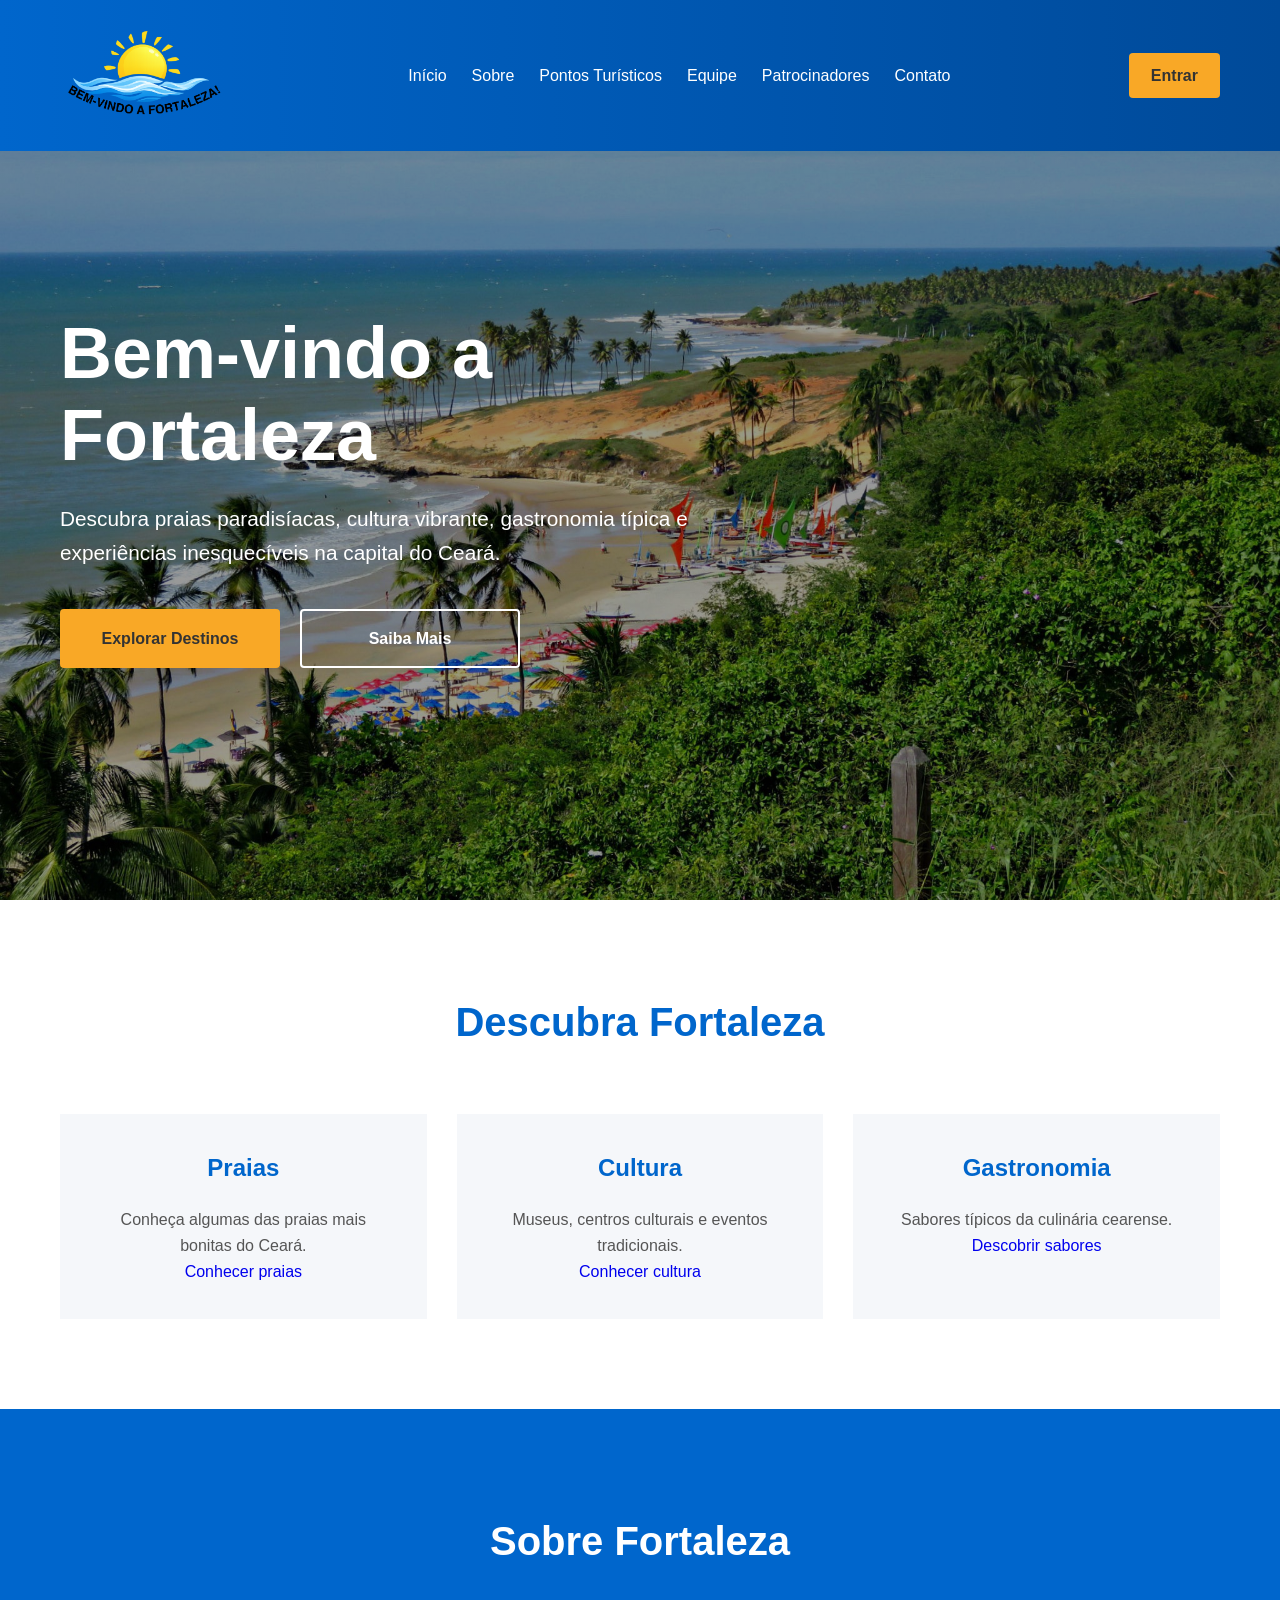
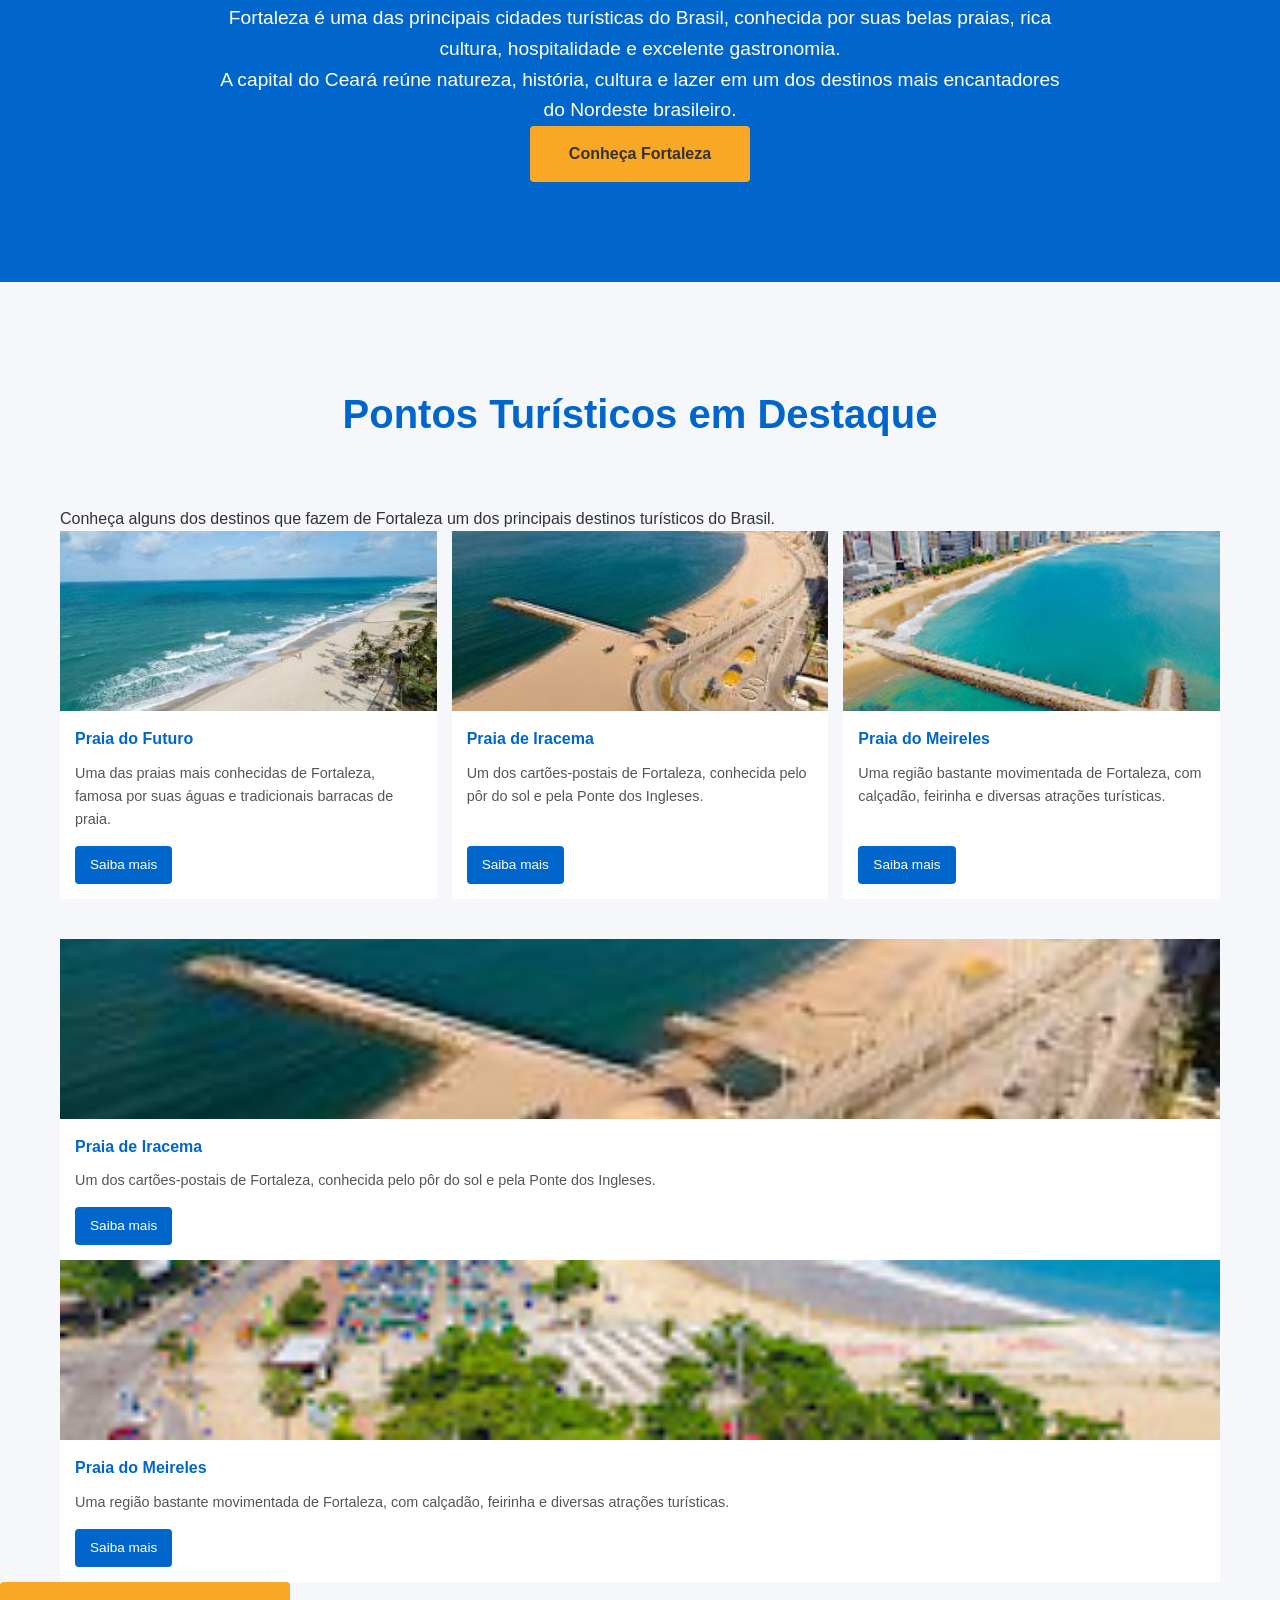
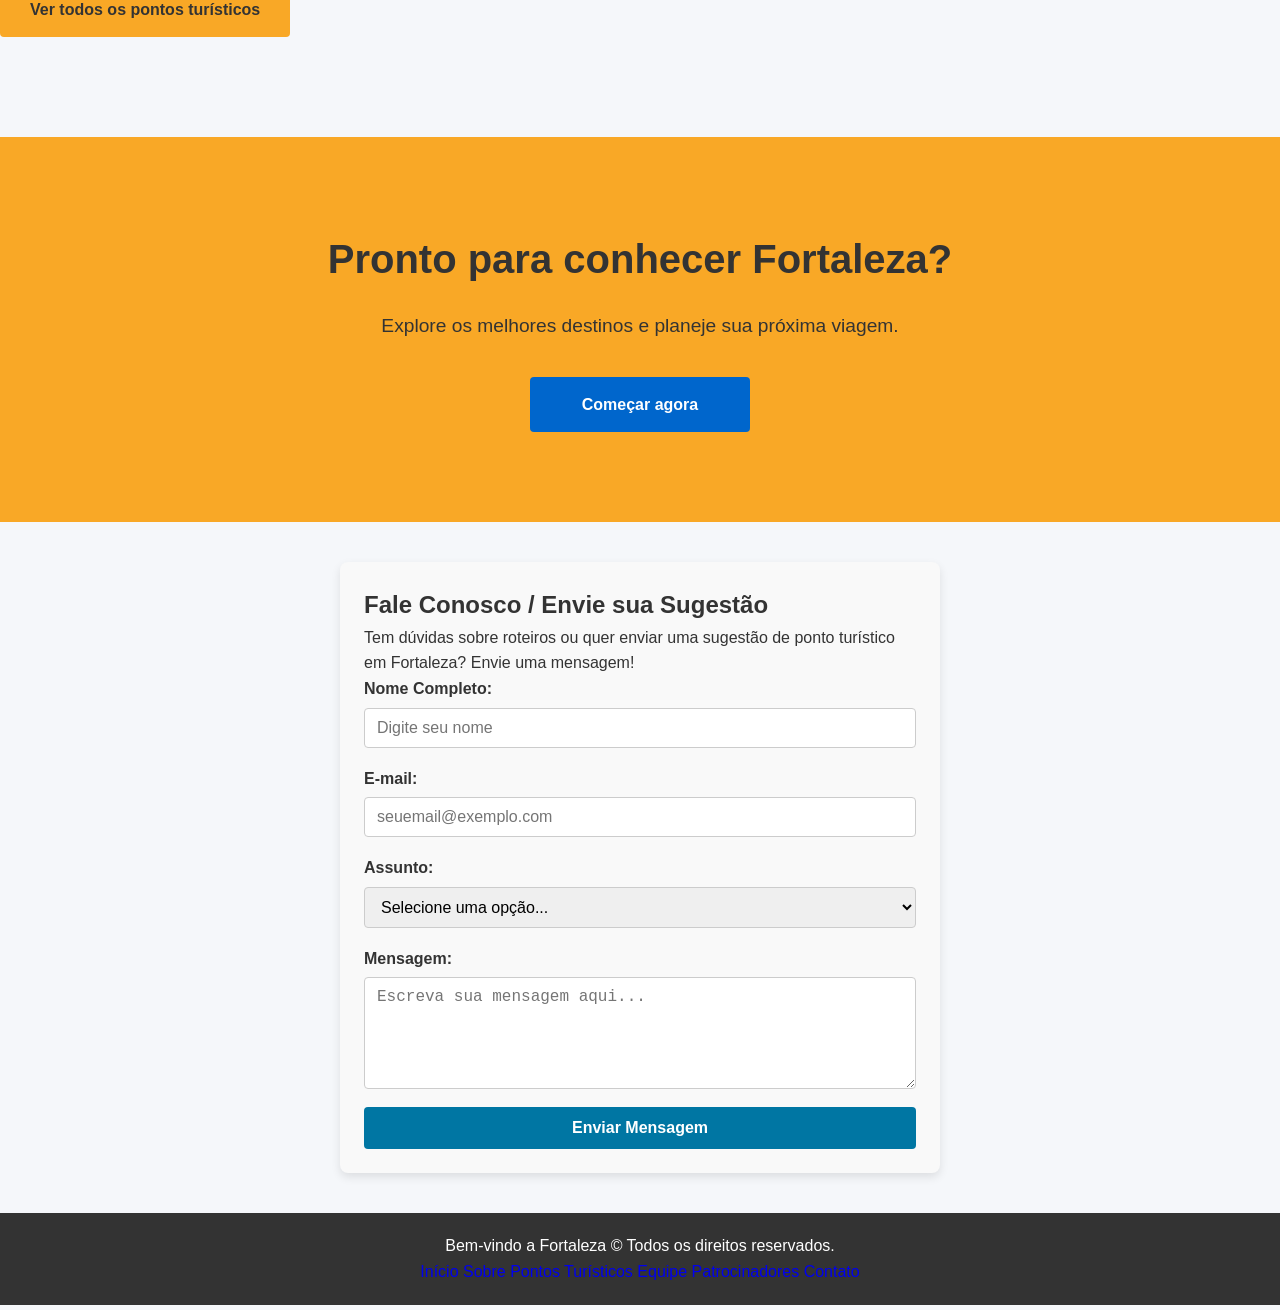
<file: index.html>
<!DOCTYPE html>
<html lang="pt-BR">

<head>

  <meta charset="UTF-8">

  <meta
    name="viewport"
    content="width=device-width, initial-scale=1.0"
  >

  <meta
    name="description"
    content="Bem-vindo a Fortaleza. Descubra praias, cultura, gastronomia e os principais pontos turísticos da capital do Ceará."
  >

  <meta
    name="author"
    content="Bem-vindo a Fortaleza"
  >

  <title>Bem-vindo a Fortaleza</title>

  <!-- ==============================
       CSS PRINCIPAL
  =============================== -->

  <link
    rel="stylesheet"
    href="css/style.css"
  >

</head>


<body>


  <!-- ==============================
       CABEÇALHO
  =============================== -->

  <header class="header">

    <div class="container">


      <!-- LOGO -->

      <a href="index.html" class="logo">
    <img src="img/logo inicial.png" alt="Bem-vindo a Fortaleza">
      </a>


      <!-- MENU -->

      <nav
        class="menu-desktop"
        aria-label="Menu principal"
      >

        <ul>

          <li>
            <a href="index.html">
              Início
            </a>
          </li>

          <li>
            <a href="sobre.html">
              Sobre
            </a>
          </li>

          <li>
            <a href="pontos-turisticos.html">
              Pontos Turísticos
            </a>
          </li>

          <li>
            <a href="equipe.html">
              Equipe
            </a>
          </li>

          <li>
            <a href="patrocinadores.html">
              Patrocinadores
            </a>
          </li>

          <li>
            <a href="contato.html">
              Contato
            </a>
          </li>

        </ul>

      </nav>


      <!-- BOTÃO LOGIN -->

      <a
        href="login.html"
        class="btn-login"
      >
        Entrar
      </a>


    </div>

  </header>



  <!-- ==============================
       CONTEÚDO PRINCIPAL
  =============================== -->

  <main>


    <!-- ==============================
         SEÇÃO HERO
    =============================== -->

    <section
      id="inicio"
      class="hero"
    >

      <div class="hero-overlay"></div>


      <div class="container">

        <div class="hero-content">


          <h1>
            Bem-vindo a Fortaleza
          </h1>


          <p>
            Descubra praias paradisíacas,
            cultura vibrante, gastronomia típica
            e experiências inesquecíveis na
            capital do Ceará.
          </p>


          <div class="hero-buttons">


            <!-- BOTÃO EXPLORAR DESTINOS -->

            <a
              href="#pontos-turisticos"
              class="btn-primary"
            >
              Explorar Destinos
            </a>


            <!-- BOTÃO SAIBA MAIS -->

            <a
              href="#sobre"
              class="btn-secondary"
            >
              Saiba Mais
            </a>


          </div>


        </div>

      </div>

    </section>



    <!-- ==============================
         DESTAQUES
    =============================== -->

    <section class="destaques">

      <div class="container">


        <h2>
          Descubra Fortaleza
        </h2>


        <div class="cards">


          <!-- PRAIAS -->

          <article class="card">

            <h3>
              Praias
            </h3>

            <p>
              Conheça algumas das praias
              mais bonitas do Ceará.
            </p>

            <a
              href="pontos-turisticos.html"
              class="card-link"
            >
              Conhecer praias
            </a>

          </article>


          <!-- CULTURA -->

          <article class="card">

            <h3>
              Cultura
            </h3>

            <p>
              Museus, centros culturais e
              eventos tradicionais.
            </p>

            <a
              href="pontos-turisticos.html"
              class="card-link"
            >
              Conhecer cultura
            </a>

          </article>


          <!-- GASTRONOMIA -->

          <article class="card">

            <h3>
              Gastronomia
            </h3>

            <p>
              Sabores típicos da culinária
              cearense.
            </p>

            <a
              href="pontos-turisticos.html"
              class="card-link"
            >
              Descobrir sabores
            </a>

          </article>


        </div>

      </div>

    </section>



    <!-- ==============================
         SOBRE FORTALEZA
    =============================== -->

    <section
      id="sobre"
      class="sobre-resumo"
    >

      <div class="container">


        <h2>
          Sobre Fortaleza
        </h2>


        <p>
          Fortaleza é uma das principais
          cidades turísticas do Brasil,
          conhecida por suas belas praias,
          rica cultura, hospitalidade e
          excelente gastronomia.
        </p>


        <p>
          A capital do Ceará reúne
          natureza, história, cultura e
          lazer em um dos destinos mais
          encantadores do Nordeste brasileiro.
        </p>


        <a
          href="sobre.html"
          class="btn-primary"
        >
          Conheça Fortaleza
        </a>


      </div>

    </section>



    <!-- ==============================
         PONTOS TURÍSTICOS
    =============================== -->

    <section
      id="pontos-turisticos"
      class="pontos-destaque"
    >

      <div class="container">


        <h2>
          Pontos Turísticos em Destaque
        </h2>


        <p class="section-description">
          Conheça alguns dos destinos que
          fazem de Fortaleza um dos principais
          destinos turísticos do Brasil.
        </p>



        <!-- ==========================
             GRID DE PONTOS
        =========================== -->

        <div class="grid-pontos">

  <!-- PRAIA DO FUTURO -->
  <article class="card-ponto">

    <img
      src="img/pontos-tur/praias/praia-futuro1.jpeg"
      alt="Praia do Futuro em Fortaleza"
    >

    <div class="card-conteudo">

      <h3>Praia do Futuro</h3>

      <p>
        Uma das praias mais conhecidas de Fortaleza,
        famosa por suas águas e tradicionais
        barracas de praia.
      </p>

      <a href="pontos-turisticos.html">
        Saiba mais
      </a>

    </div>

  </article>


  <!-- PRAIA DE IRACEMA -->
  <article class="card-ponto">

    <img
      src="img/pontos-tur/praias/praia-iracema1.jpeg"
      alt="Praia de Iracema em Fortaleza"
    >

    <div class="card-conteudo">

      <h3>Praia de Iracema</h3>

      <p>
        Um dos cartões-postais de Fortaleza,
        conhecida pelo pôr do sol e pela
        Ponte dos Ingleses.
      </p>

      <a href="pontos-turisticos.html">
        Saiba mais
      </a>

    </div>

  </article>


  <!-- PRAIA DO MEIRELES -->
  <article class="card-ponto">

    <img
      src="img/pontos-tur/praias/praia-meireles1.jpeg"
      alt="Praia do Meireles em Fortaleza"
    >

    <div class="card-conteudo">

      <h3>Praia do Meireles</h3>

      <p>
        Uma região bastante movimentada de Fortaleza,
        com calçadão, feirinha e diversas atrações
        turísticas.
      </p>

      <a href="pontos-turisticos.html">
        Saiba mais
      </a>

    </div>

  </article>

</div>


          <!-- ==========================
               PRAIA DE IRACEMA
          =========================== -->

          <article class="card-ponto">


            <img
              src="img/pontos-tur/praias/praia-iracema1.jpeg"
              alt="Praia de Iracema em Fortaleza"
              loading="lazy"
            >


            <div class="card-conteudo">


              <h3>
                Praia de Iracema
              </h3>


              <p>
                Um dos cartões-postais de
                Fortaleza, conhecida pelo
                pôr do sol e pela Ponte dos
                Ingleses.
              </p>


              <a
                href="pontos-turisticos.html"
                class="card-link"
              >
                Saiba mais
              </a>


            </div>


          </article>



          <!-- ==========================
               PRAIA DO MEIRELES
          =========================== -->

          <article class="card-ponto">


            <img
              src="img/pontos-tur/praias/praia-meireles2.jpeg"
              alt="Praia do Meireles em Fortaleza"
              loading="lazy"
            >


            <div class="card-conteudo">


              <h3>
                Praia do Meireles
              </h3>


              <p>
                Uma região bastante movimentada
                de Fortaleza, com calçadão,
                feirinha e diversas atrações
                turísticas.
              </p>


              <a
                href="pontos-turisticos.html"
                class="card-link"
              >
                Saiba mais
              </a>


            </div>


          </article>


        </div>



        <!-- BOTÃO TODOS OS PONTOS -->

        <div class="ver-mais">


          <a
            href="pontos-turisticos.html"
            class="btn-primary"
          >
            Ver todos os pontos turísticos
          </a>


        </div>


      </div>

    </section>



    <!-- ==============================
         CHAMADA PARA AÇÃO
    =============================== -->

    <section class="cta">

      <div class="container">


        <h2>
          Pronto para conhecer Fortaleza?
        </h2>


        <p>
          Explore os melhores destinos e
          planeje sua próxima viagem.
        </p>


        <a
          href="pontos-turisticos.html"
          class="btn-primary"
        >
          Começar agora
        </a>


      </div>

    </section>

    <section class="contato-container">
      <h2>Fale Conosco / Envie sua Sugestão</h2>
      <p>Tem dúvidas sobre roteiros ou quer enviar uma sugestão de ponto turístico em Fortaleza? Envie uma mensagem!</p>

  <form id="formContato" novalidate>
    <!-- Área de Feedback para mensagens de sucesso/erro -->
    <div id="mensagemFeedback" class="feedback-msg" aria-live="polite"></div>

    <div class="form-group">
      <label for="nome">Nome Completo:</label>
      <input type="text" id="nome" name="nome" placeholder="Digite seu nome">
    </div>

    <div class="form-group">
      <label for="email">E-mail:</label>
      <input type="email" id="email" name="email" placeholder="seuemail@exemplo.com">
    </div>

    <div class="form-group">
      <label for="assunto">Assunto:</label>
      <select id="assunto" name="assunto">
        <option value="">Selecione uma opção...</option>
        <option value="sugestao">Sugestão de Ponto Turístico</option>
        <option value="duvida">Dúvida sobre Roteiros</option>
        <option value="parceria">Parceria/Patrocínio</option>
        <option value="outro">Outro</option>
      </select>
    </div>

    <div class="form-group">
      <label for="mensagem">Mensagem:</label>
      <textarea id="mensagem" name="mensagem" rows="5" placeholder="Escreva sua mensagem aqui..."></textarea>
    </div>

    <button type="submit" class="btn-enviar">Enviar Mensagem</button>
  </form>

</section>

  </main>



  <!-- ==============================
       RODAPÉ
  =============================== -->

  <footer>

    <div class="container">


      <p>
        Bem-vindo a Fortaleza &copy;
        Todos os direitos reservados.
      </p>


      <nav
        class="footer-menu"
        aria-label="Menu do rodapé"
      >

        <a href="index.html">
          Início
        </a>

        <a href="sobre.html">
          Sobre
        </a>

        <a href="pontos-turisticos.html">
          Pontos Turísticos
        </a>

        <a href="equipe.html">
          Equipe
        </a>

        <a href="patrocinadores.html">
          Patrocinadores
        </a>

        <a href="contato.html">
          Contato
        </a>

      </nav>


    </div>

  </footer>



  <!-- ==============================
       JAVASCRIPT
  =============================== -->

  <script src="js/main.js"></script>


</body>

</html>
</file>
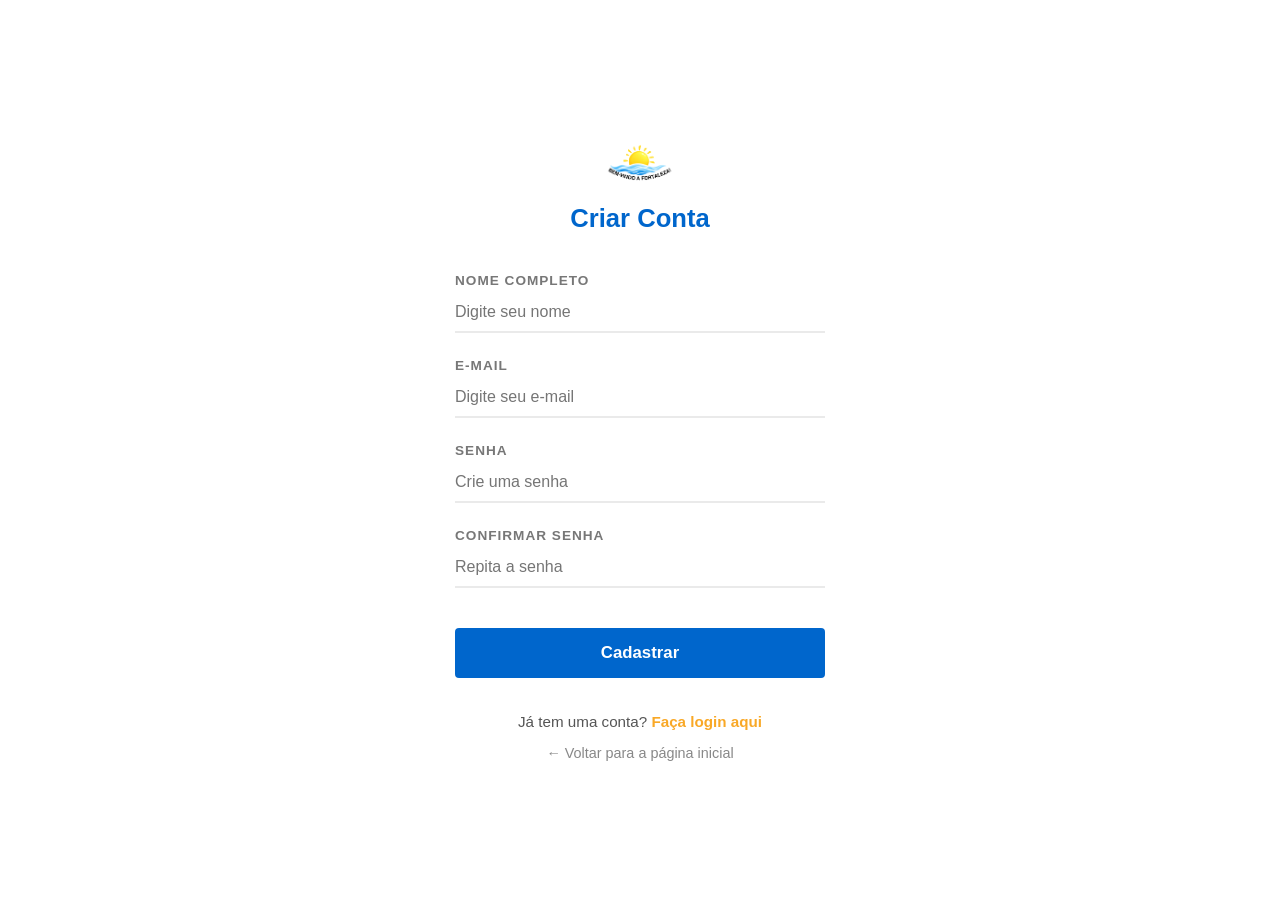
<file: cadastro.html>
<!DOCTYPE html>
<html lang="pt-br">
<head>
    <meta charset="UTF-8">
    <meta name="viewport" content="width=device-width, initial-scale=1.0">
    <title>Cadastro - Bem-vindo a Fortaleza</title>
    <link rel="stylesheet" href="css/style-cadastro.css">
</head>
<body>
    <main class="cadastro-container">
        <div class="cadastro-box">
            <div class="logo-cadastro">
                <img src="img/logo inicial.png" alt="Logo Bem-vindo a Fortaleza" class="img-logo-cadastro">
                <h2>Criar Conta</h2>
            </div>
            
            <form action="#" method="POST" class="cadastro-form">
                <div class="input-group">
                    <label for="nome">Nome Completo</label>
                    <input type="text" id="nome" name="nome" required placeholder="Digite seu nome">
                </div>

                <div class="input-group">
                    <label for="email">E-mail</label>
                    <input type="email" id="email" name="email" required placeholder="Digite seu e-mail">
                </div>
                
                <div class="input-group">
                    <label for="senha">Senha</label>
                    <input type="password" id="senha" name="senha" required placeholder="Crie uma senha">
                </div>

                <div class="input-group">
                    <label for="confirma-senha">Confirmar Senha</label>
                    <input type="password" id="confirma-senha" name="confirma-senha" required placeholder="Repita a senha">
                </div>
                
                <button type="submit" class="btn-cadastrar">Cadastrar</button>
            </form>
            
            <div class="cadastro-footer">
                <p>Já tem uma conta? <a href="login.html" class="link-login">Faça login aqui</a></p>
                <a href="index.html" class="link-voltar">← Voltar para a página inicial</a>
            </div>
        </div>
    </main>
</body>
</html>
</file>
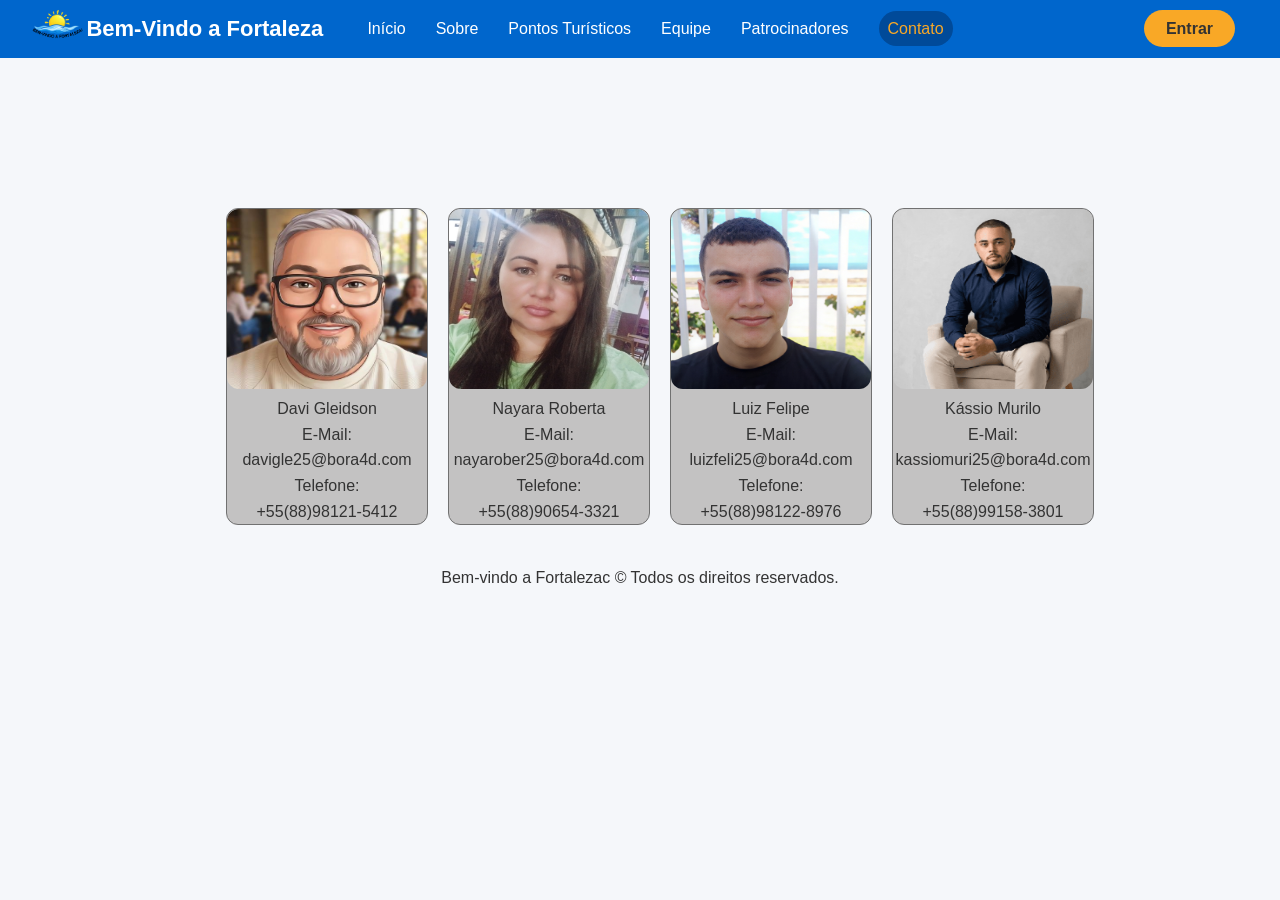
<file: contato.html>
<!DOCTYPE html>
<html lang="pt-br">
<head>
    <meta charset="UTF-8">
    <meta name="viewport" content="width=device-width, initial-scale=1.0">
    <link rel="stylesheet" href="css/style-contato.css">
    <title>Contato</title>
</head>
<body>
    <header>
      <div class="caixa-logo">
        <div class="caixa-img-logo"> 
          <img src="img/logo inicial.png" alt="" class="img-logo">
        </div>
        <div class="caixa-span-logo">
          <span> Bem-Vindo a Fortaleza </span>
        </div>
      </div>
        <div class="caixa-lista-menu">
          <ul class="lista-menu">
            <li>
              <div class="caixa-menu-inicio">
                <a href="index.html">Início</a>
              </div>
            </li>
            <li>
              <div class="caixa-menu-sobre">
                <a href="sobre.html">Sobre</a>
              </div>
            </li>
            <li>
              <div class="caixa-menu-pontos-tur">
                <a href="pontos-turisticos.html">Pontos Turísticos</a>
              </div>
            </li>
            <li>
              <div class="caixa-menu-equipe">
                <a href="equipe.html">Equipe</a>
              </div>
            </li>
            <li>
              <div class="caixa-menu-patrocinadores">
                <a href="patrocinadores.html">Patrocinadores</a>
              </div>
            </li>
            <li>
              <div class="caixa-menu-contato">
                <a href="contato.html">Contato</a>
              </div>
            </li>
          </ul>
        </div>
        <div class="caixa-entrar">
          <a href="login.html" target="_blank" rel="noopener noreferrer" class="link-entrar">Entrar</a>
        </div>
    </header>
    <main>
      <section>
          <div class="caixa-contato">
            <ul class="lista-contato">
              <li>
                <div class="davi">
                      <div class="li-davi">
                        <img src="img/equipe/imgdavi.jpeg" alt="" class="img-davi">
                        <span>Davi Gleidson<br></span>
                        <span>E-Mail: <br>davigle25@bora4d.com<br></span>  
                        <span>Telefone: <br>+55(88)98121-5412</span>
                      </div>
                </div>
              </li>
              <li>
                <div class="nayara">
                      <div class="li-nayara">
                        <img src="img/equipe/imgNay.png" alt="" class="img-nayara">
                        <span>Nayara Roberta<br></span> 
                        <span>E-Mail: <br>nayarober25@bora4d.com<br></span>
                        <span>Telefone: <br>+55(88)90654-3321</span>
                      </div>
                </div>
              </li>
              <li>
                <div class="luiz">
                      <img src="img/equipe/imgLuiz.webp" alt="" class="img-luiz">
                      <span>Luiz Felipe <br></span>
                      <span>E-Mail: <br>luizfeli25@bora4d.com <br></span>
                      <span>Telefone: <br>+55(88)98122-8976</span>
                </div>
              </li>
              <li>
                <div class="kassio">
                      <img src="img/equipe/imgKassio.png" alt="" class="img-kassio">
                      <span>Kássio Murilo <br></span>
                      <span>E-Mail: <br>kassiomuri25@bora4d.com <br></span>
                      <span>Telefone: <br>+55(88)99158-3801</span>
                </div>
              </li>
            </ul>
          </div>
      </section>
    </main>
      <footer>
        <span> Bem-vindo a Fortalezac &copy; Todos os direitos reservados. </span>
      </footer>
</body>
</html>
</file>
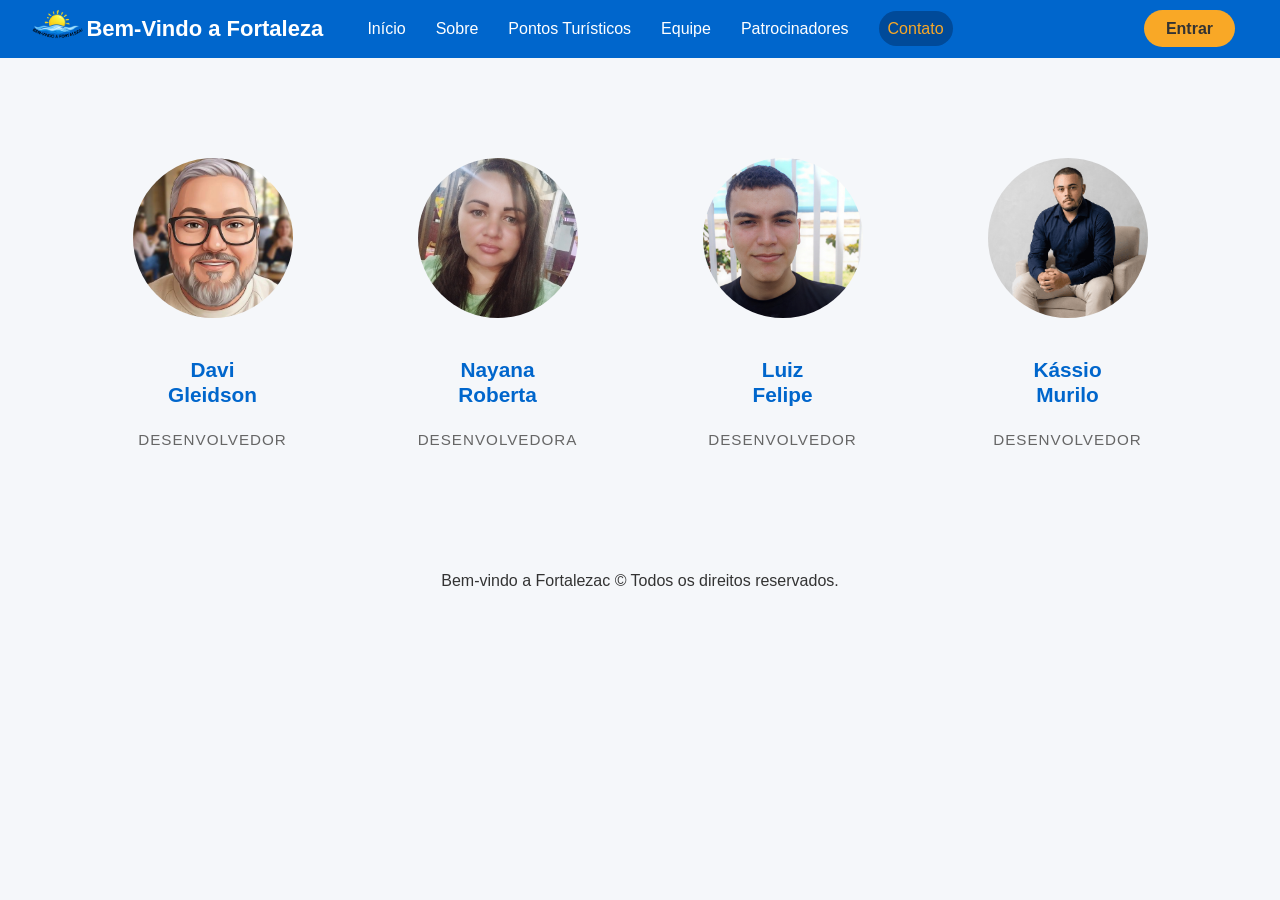
<file: equipe.html>
<!DOCTYPE html>
<html lang="pt-br">
<head>
    <meta charset="UTF-8">
    <meta name="viewport" content="width=device-width, initial-scale=1.0">
    <link rel="stylesheet" href="css/style-equipe.css">
    <title>Equipe</title>
</head>
<body>
    <header>
      <div class="caixa-logo">
        <div class="caixa-img-logo"> 
          <img src="img/logo inicial.png" alt="" class="img-logo">
        </div>
        <div class="caixa-span-logo">
          <span> Bem-Vindo a Fortaleza </span>
        </div>
      </div>
        <div class="caixa-lista-menu">
          <ul class="lista-menu">
            <li>
              <div class="caixa-menu-inicio">
                <a href="index.html">Início</a>
              </div>
            </li>
            <li>
              <div class="caixa-menu-sobre">
                <a href="sobre.html">Sobre</a>
              </div>
            </li>
            <li>
              <div class="caixa-menu-pontos-tur">
                <a href="pontos-turisticos.html">Pontos Turísticos</a>
              </div>
            </li>
            <li>
              <div class="caixa-menu-equipe">
                <a href="equipe.html">Equipe</a>
              </div>
            </li>
            <li>
              <div class="caixa-menu-patrocinadores">
                <a href="patrocinadores.html">Patrocinadores</a>
              </div>
            </li>
            <li>
              <div class="caixa-menu-contato">
                <a href="contato.html">Contato</a>
              </div>
            </li>
          </ul>
        </div>
        <div class="caixa-entrar">
          <a href="login.html" target="_blank" rel="noopener noreferrer" class="link-entrar">Entrar</a>
        </div>
    </header>
        <main>
          <section class="section-equipe">
            <ul class="lista_equipe">
                <li>
                  <div class="davi">
                    <img src="img/equipe/imgdavi.jpeg" alt="imagem Davi" class="img-davi">
                    <p>Davi <br>Gleidson </p>
                    <p>Desenvolvedor </p>
                  </div>
                </li>
                <li>
                  <div class="Nayara">
                    <img src="img/equipe/imgNay.png" alt="imagem Nayara" class="img-nayara">
                    <p>Nayana <br>Roberta </p>
                    <p>Desenvolvedora </p>
                  </div>
                </li>
                <li>
                  <div class="Luiz">
                    <img src="img/equipe/imgLuiz.webp" alt="imagem Luiz" class="img-luiz">
                    <p>Luiz <br>Felipe </p>
                    <p>Desenvolvedor </p>
                  </div>
                </li>
                <li>
                  <div class="Kássio Murilo">
                    <img src="img/equipe/imgKassio.png" alt="imagem kassio" class="img-kassio">
                    <p>Kássio <br>Murilo </p>
                    <p>Desenvolvedor </p>
                  </div>
                </li>
              </ul>
            </div>
          </section>
        </main>
        <footer>
          <span> Bem-vindo a Fortalezac &copy; Todos os direitos reservados. </span>
        </footer>
</body>
</html>
</file>
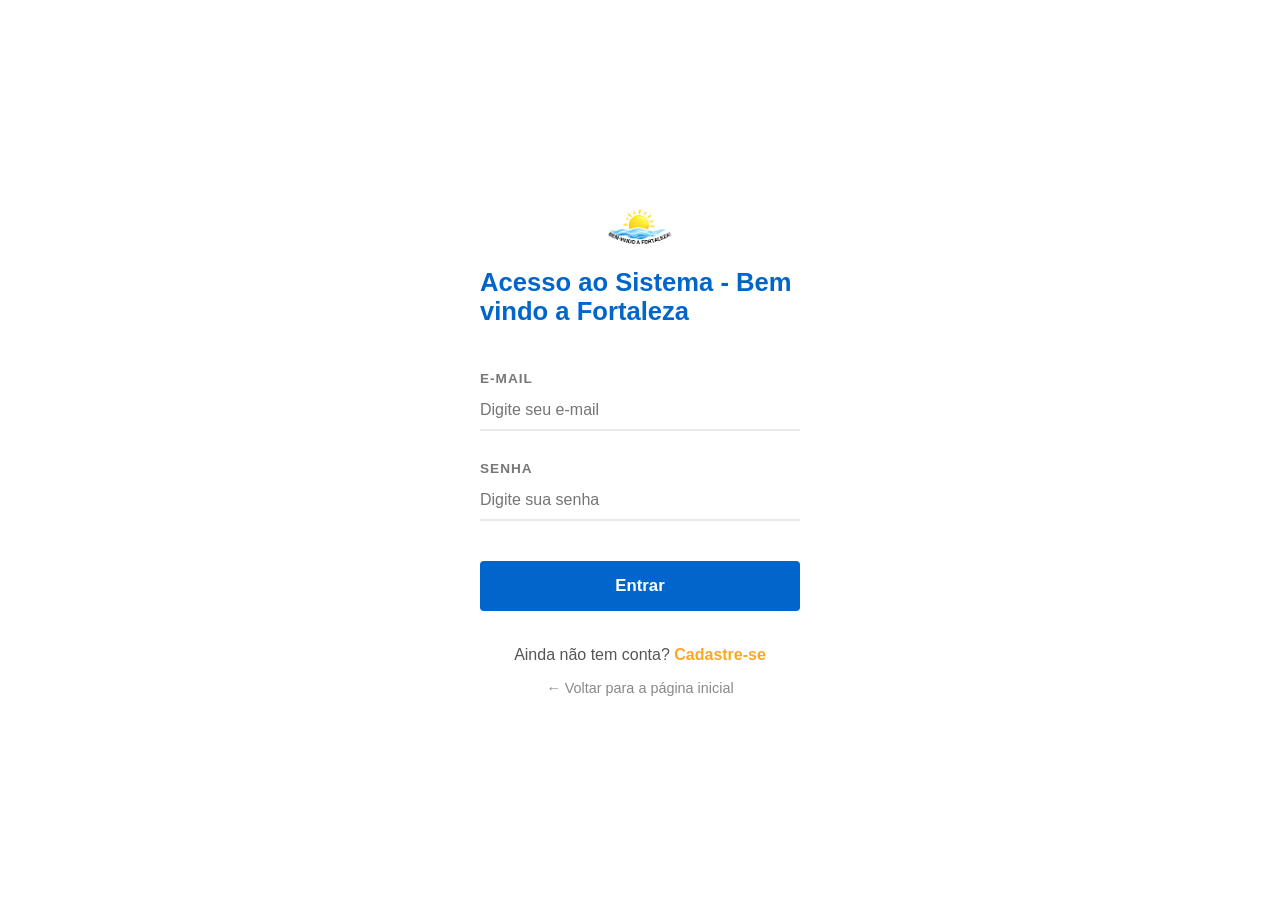
<file: login.html>
<!DOCTYPE html>
<html lang="pt-br">
<head>
    <meta charset="UTF-8">
    <meta name="viewport" content="width=device-width, initial-scale=1.0">
    <title>Login - Bem-vindo a Fortaleza</title>
    <!-- O caminho volta uma pasta (../) para acessar a pasta css -->
    <link rel="stylesheet" href="css/style-login.css">
</head>
<body>
    <main class="login-container">
        <div class="login-box">
            <div class="logo-login">
                <img src="img/logo inicial.png" alt="Logo Bem-vindo a Fortaleza" class="img-logo-login">
                <h2>Acesso ao Sistema - Bem vindo a Fortaleza</h2>
            </div>
            
            <form action="#" method="POST" class="login-form">
                <div class="input-group">
                    <label for="email">E-mail</label>
                    <input type="email" id="email" name="email" required placeholder="Digite seu e-mail">
                </div>
                
                <div class="input-group">
                    <label for="senha">Senha</label>
                    <input type="password" id="senha" name="senha" required placeholder="Digite sua senha">
                </div>
                
                <button type="submit" class="btn-entrar">Entrar</button>
            </form>
            
            <div class="login-footer">
                <p style="margin-bottom: 15px; color: #555;">Ainda não tem conta? <a href="cadastro.html" style="color: #f9a826; font-weight: bold;">Cadastre-se</a></p>
                <a href="index.html" class="link-voltar">← Voltar para a página inicial</a>
            </div>
        </div>
    </main>
</body>
</html>
</file>
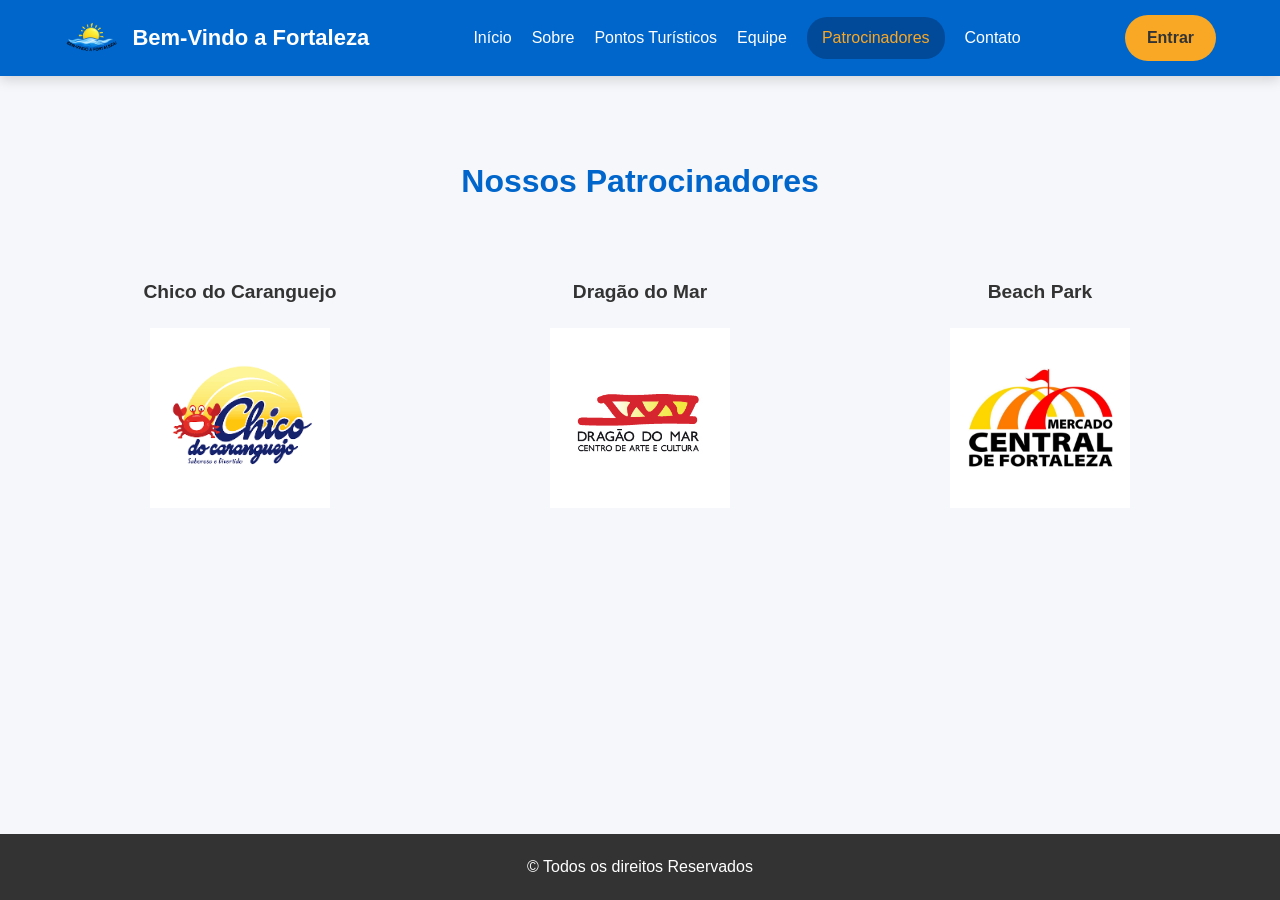
<file: patrocinadores.html>
<!DOCTYPE html>
<html lang="pt-br">
<head>
    <meta charset="UTF-8">
    <meta name="viewport" content="width=device-width, initial-scale=1.0">
    <link rel="stylesheet" href="css/style-patrocinadores.css">
    <title>Patrocinadores</title>
</head>
<body>
     <header>
        <div class="caixa-logo">
            <img src="img/logo inicial.png" alt="Logo Bem-vindo a Fortaleza" class="img-logo">
            <div class="caixa-span-logo">
                <span> Bem-Vindo a Fortaleza </span>
            </div>
        </div>
        <div class="caixa-lista-menu">
            <ul class="lista-menu">
                <li><a href="index.html">Início</a></li>
                <li><a href="sobre.html">Sobre</a></li>
                <li><a href="pontos-turisticos.html">Pontos Turísticos</a></li>
                <li><a href="equipe.html">Equipe</a></li>
                <li class="caixa-menu-patrocinadores"><a href="patrocinadores.html">Patrocinadores</a></li>
                <li><a href="contato.html">Contato</a></li>
            </ul>
        </div>
        <div class="caixa-entrar">
            <a href="login.html" target="_blank" rel="noopener noreferrer" class="link-entrar">Entrar</a>
        </div>
    </header>

    <main>
        <section class="patrocinadores container">
            <h3>Nossos Patrocinadores</h3>
            <ul class="lista-patrocinadores">
                <li class="card-patrocinador">
                    <h4>Chico do Caranguejo</h4>
                    <!-- Ajustei o caminho da imagem para bater com a estrutura do seu projeto -->
                    <img src="img/patrocinadores/patrocinador1.png" alt="Logo Chico do Caranguejo" class="img-patrocinador">
                </li>
                
                <li class="card-patrocinador">                   
                    <h4>Dragão do Mar</h4>
                    <img src="img/patrocinadores/patrocinador2.png" alt="Logo Dragão do Mar" class="img-patrocinador">
                </li>

                <!-- Exemplo de como adicionar mais um sem quebrar o layout -->
                <li class="card-patrocinador">                   
                    <h4>Beach Park</h4>
                    <img src="img/patrocinadores/patrocinador3.jpg" alt="Logo Beach Park" class="img-patrocinador">
                </li>
            </ul>
        </section>
    </main>

    <footer>
        <span> &copy; Todos os direitos Reservados </span>
    </footer>
</body>
</html>
</file>
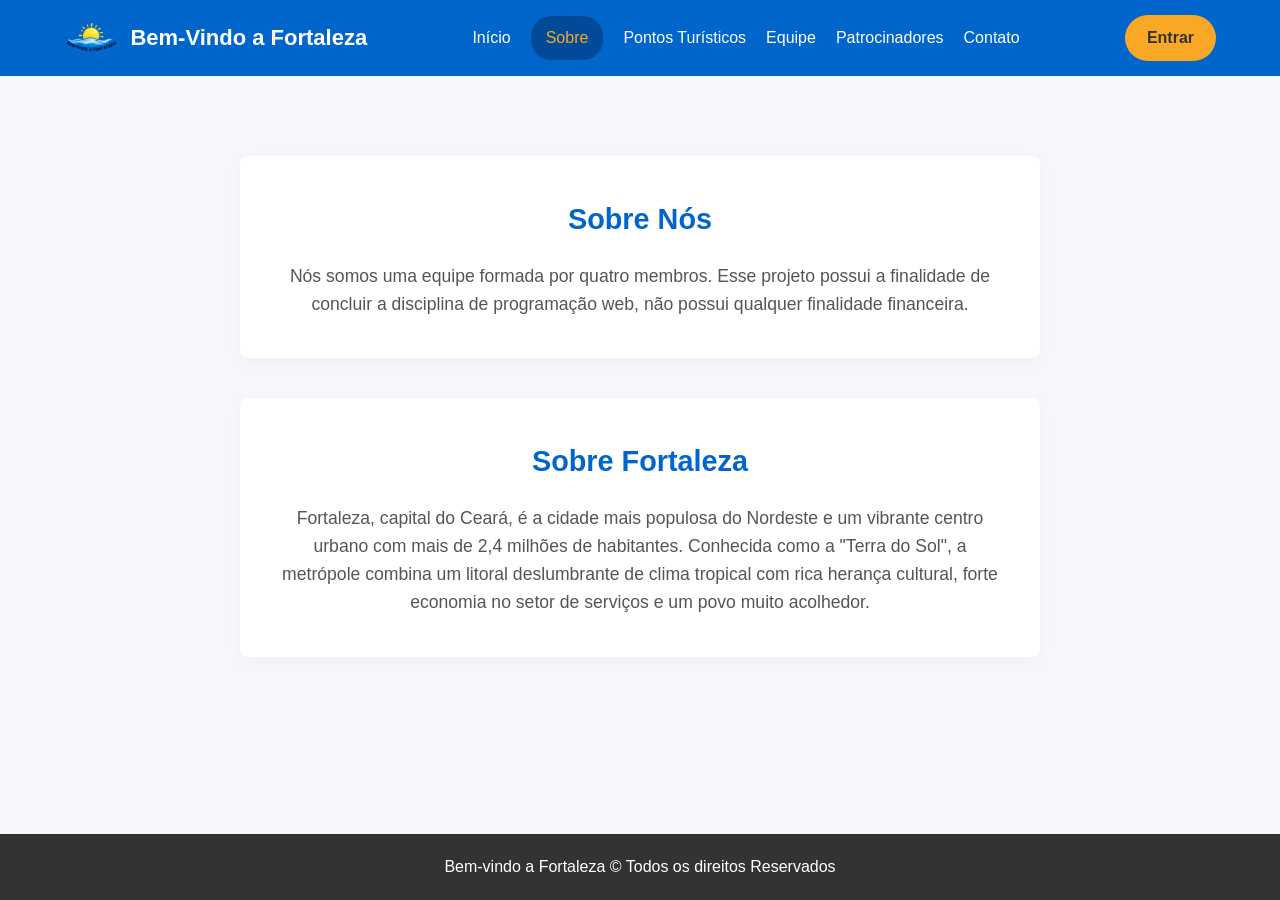
<file: sobre.html>
<!DOCTYPE html>
<html lang="pt-br">
<head>
    <meta charset="UTF-8">
    <meta name="viewport" content="width=device-width, initial-scale=1.0">
    <link rel="stylesheet" href="css/style-sobre.css">
    <title>Sobre - Bem-vindo a Fortaleza</title>
</head>
<body>
     <header>
        <div class="caixa-logo">
            <img src="img/logo inicial.png" alt="Logo Bem-vindo a Fortaleza" class="img-logo">
            <div class="caixa-span-logo">
                <span> Bem-Vindo a Fortaleza </span>
            </div>
        </div>
        <div class="caixa-lista-menu">
            <ul class="lista-menu">
                <li><a href="index.html">Início</a></li>
                <!-- A classe que marca o botão ativo está no "Sobre" -->
                <li class="caixa-menu-sobre"><a href="sobre.html">Sobre</a></li>
                <li><a href="pontos-turisticos.html">Pontos Turísticos</a></li>
                <li><a href="equipe.html">Equipe</a></li>
                <li><a href="patrocinadores.html">Patrocinadores</a></li>
                <li><a href="contato.html">Contato</a></li>
            </ul>
        </div>
        <div class="caixa-entrar">
            <a href="pages/login.html" target="_blank" rel="noopener noreferrer" class="link-entrar">Entrar</a>
        </div>
    </header>

    <main>
        <section class="container-sobre">
            <!-- Bloco 1 -->
            <article class="card-texto">
                <h2>Sobre Nós</h2>
                <p>Nós somos uma equipe formada por quatro membros. Esse projeto possui a finalidade de concluir a disciplina de programação web, não possui qualquer finalidade financeira.</p>
            </article>

            <!-- Bloco 2 -->
            <article class="card-texto">
                <h2>Sobre Fortaleza</h2>
                <p>Fortaleza, capital do Ceará, é a cidade mais populosa do Nordeste e um vibrante centro urbano com mais de 2,4 milhões de habitantes. Conhecida como a "Terra do Sol", a metrópole combina um litoral deslumbrante de clima tropical com rica herança cultural, forte economia no setor de serviços e um povo muito acolhedor.</p>
            </article>
        </section>
    </main>

    <footer>
        <span> Bem-vindo a Fortaleza &copy; Todos os direitos Reservados </span>
    </footer>
</body>
</html>
</file>
<file: css/style.css>
/* =========================================
   RESET E CONFIGURAÇÕES GERAIS
========================================= */
* {
    margin: 0;
    padding: 0;
    box-sizing: border-box;
}

html {
    scroll-behavior: smooth;
}

:root {
    --primary: #0066cc;
    --primary-dark: #004a99;
    --secondary: #f9a826;
    --background: #f5f7fa;
    --white: #ffffff;
    --text: #333333;
    --transition: 0.3s;
}

body {
    font-family: Arial, Helvetica, sans-serif;
    background: var(--background);
    color: var(--text);
    line-height: 1.6;
}

a {
    text-decoration: none;
}

ul {
    list-style: none;
}

img {
    max-width: 100%;
    height: auto;
    display: block;
}

/* =========================================
   CONTAINER
========================================= */
.container {
    width: 100%;
    max-width: 1200px;
    margin: 0 auto;
    padding: 0 20px;
}

/* =========================================
   HEADER
========================================= */
header {
    position: fixed;
    top: 0;
    left: 0;
    width: 100%;
    background: linear-gradient(90deg, var(--primary), var(--primary-dark));
    z-index: 1000;
}

header .container {
    display: flex;
    justify-content: space-between;
    align-items: center;
    min-height: 80px;
    padding-top: 15px;
    padding-bottom: 15px;
    flex-wrap: wrap; /* Garante que o menu não transborde */
}

/* Compensação para o header fixo não cobrir o início da página */
main {
    padding-top: 80px;
}

.logo {
    display: flex;
    align-items: center;
}

.logo img {
    width: 170px;
    height: auto;
    display: block;
}

.logo span {
    color: var(--white);
    font-size: 1.2rem;
    font-weight: bold;
}

.menu-desktop ul {
    display: flex;
    gap: 25px;
    align-items: center;
    flex-wrap: wrap;
    justify-content: center;
}

.menu-desktop a {
    color: var(--white);
    font-weight: 500;
    transition: var(--transition);
}

.menu-desktop a:hover {
    color: var(--secondary);
}

.btn-login {
    background: var(--secondary);
    color: var(--text);
    padding: 10px 22px;
    border-radius: 4px; /* Substitui bordas redondas extremas por cantos funcionais */
    font-weight: bold;
    transition: var(--transition);
}

.btn-login:hover {
    background: var(--white);
}

/* =========================================
   HERO
========================================= */
.hero {
    position: relative;
    min-height: calc(100vh - 80px);
    display: flex;
    align-items: center;

    background-image:
        linear-gradient(
            rgba(0, 0, 0, 0.40),
            rgba(0, 0, 0, 0.40)
        ),
        url("../img/pontos-tur/praias/praias-perto-de-fortaleza-lagoinha-1.jpg");

    background-size: cover;
    background-position: center;
    background-repeat: no-repeat;

    padding: 60px 0;
}

.hero .container {
    position: relative;
    z-index: 2;
}

.hero-content {
    max-width: 650px;
    color: var(--white);
}

.hero h1 {
    font-size: clamp(2.5rem, 6vw, 4.5rem);
    line-height: 1.15;
    margin-bottom: 25px;
}

.hero p {
    font-size: clamp(1rem, 2vw, 1.3rem);
    margin-bottom: 40px;
}

.hero-buttons {
    display: flex;
    gap: 20px;
    flex-wrap: wrap;
}

.btn-primary,
.btn-secondary {
    display: inline-flex;
    justify-content: center;
    align-items: center;
    min-width: 220px;
    padding: 15px 30px;
    border-radius: 4px;
    font-weight: bold;
    transition: var(--transition);
}

.btn-primary {
    background: var(--secondary);
    color: var(--text);
}

.btn-primary:hover {
    background: var(--white);
}

.btn-secondary {
    background: transparent;
    border: 2px solid var(--white);
    color: var(--white);
}

.btn-secondary:hover {
    background: var(--white);
    color: var(--primary);
}

/* =========================================
   DESTAQUES
========================================= */
.destaques {
    padding: 90px 0;
    background: var(--white);
}

.destaques h2, #pontos-turisticos h2, #sobre h2, .cta h2 {
    text-align: center;
    font-size: clamp(2rem, 4vw, 2.5rem);
    color: var(--primary);
    margin-bottom: 60px;
}

.cards {
    display: grid;
    grid-template-columns: repeat(auto-fit, minmax(280px, 1fr));
    gap: 30px;
}

/* Correção: Mira direto na tag article, que é a usada no seu HTML */
.destaques article {
    background: var(--background);
    padding: 35px;
    text-align: center;
    transition: var(--transition);
}

.destaques article:hover {
    transform: translateY(-5px);
}

.destaques article h3 {
    color: var(--primary);
    margin-bottom: 20px;
    font-size: 1.5rem;
}

.destaques article p {
    color: #555;
}

/* =========================================
   SOBRE
========================================= */
#sobre {
    padding: 100px 0;
    background: var(--primary);
    color: var(--white);
    text-align: center;
}

#sobre h2 {
    color: var(--white);
    margin-bottom: 30px;
}

#sobre p {
    max-width: 850px;
    margin: auto;
    font-size: 1.2rem;
}

/* =========================================
   PONTOS TURÍSTICOS
========================================= */
#pontos-turisticos {
    padding: 100px 0;
    background: var(--background);
}

.grid-pontos {
    display: grid;
    grid-template-columns: repeat(3, 1fr);
    gap: 15px;
    margin-bottom: 40px;
}

.card-ponto {
    background: var(--white);
    overflow: hidden;
    display: flex;
    flex-direction: column;
    transition: var(--transition);
}

.card-ponto:hover {
    transform: translateY(-5px);
}

.card-ponto img {
    width: 100%;
    height: 180px;
    object-fit: cover;
    display: block;
}

.card-conteudo {
    padding: 15px;
    display: flex;
    flex-direction: column;
    flex-grow: 1;
}

.card-conteudo h3 {
    color: var(--primary);
    margin-bottom: 10px;
    font-size: 1rem;
}

.card-conteudo p {
    margin-bottom: 15px;
    color: #555;
    font-size: 0.9rem;
    flex-grow: 1;
}

.card-conteudo a {
    display: inline-block;
    align-self: flex-start;
    background: var(--primary);
    color: var(--white);
    padding: 8px 15px;
    border-radius: 4px;
    font-size: 0.85rem;
    transition: var(--transition);
}

.card-conteudo a:hover {
    background: var(--primary-dark);
}

#pontos-turisticos > .container > a {
    display: block;
    text-align: center;
    color: var(--primary);
    font-weight: bold;
    font-size: 1.1rem;
}

/* =========================================
   CTA
========================================= */
.cta {
    padding: 90px 0;
    background: var(--secondary);
    text-align: center;
}

.cta h2 {
    color: var(--text);
    margin-bottom: 20px;
}

.cta p {
    margin-bottom: 35px;
    font-size: 1.2rem;
}

.cta a {
    display: inline-block;
    padding: 15px 40px;
    background: var(--primary);
    color: var(--white);
    border-radius: 4px;
    font-weight: bold;
    transition: var(--transition);
}

.cta a:hover {
    background: var(--primary-dark);
}

/* =========================================
   FOOTER
========================================= */
footer {
    background: var(--text);
    color: var(--white);
    text-align: center;
    padding: 20px 0;
}

/* =========================================
   AJUSTES MOBILE
========================================= */
@media(max-width: 768px) {
    header {
        position: relative; /* Tira o cabeçalho do modo fixo no celular */
    }

    main {
        padding-top: 0; /* Remove a compensação de espaço, pois o header já empurra o conteúdo naturalmente */
    }

    header .container {
        flex-direction: column;
        gap: 15px;
        padding-top: 20px;
        padding-bottom: 20px;
    }

    .menu-desktop ul {
        flex-direction: column;
        gap: 20px; /* Espaçamento maior entre os links para facilitar o toque no celular */
        width: 100%;
    }

    .hero-buttons {
        flex-direction: column;
    }

    .btn-primary,
    .btn-secondary {
        width: 100%;
    }
}
@media (max-width: 1024px) {

    .grid-pontos {
        grid-template-columns: repeat(2, 1fr);
    }

}

@media (max-width: 600px) {

    .grid-pontos {
        grid-template-columns: 1fr;
    }

    .card-ponto img {
        height: 200px;
    }

}

.contato-container {
  max-width: 600px;
  margin: 40px auto;
  padding: 24px;
  background-color: #f9f9f9;
  border-radius: 8px;
  box-shadow: 0 4px 10px rgba(0, 0, 0, 0.1);
}

.form-group {
  margin-bottom: 18px;
  display: flex;
  flex-direction: column;
}

.form-group label {
  font-weight: bold;
  margin-bottom: 6px;
  color: #333;
}

.form-group input,
.form-group select,
.form-group textarea {
  padding: 10px 12px;
  border: 1px solid #ccc;
  border-radius: 4px;
  font-size: 1rem;
}

.form-group input:focus,
.form-group select:focus,
.form-group textarea:focus {
  outline: none;
  border-color: #0076a3; /* Ajuste para a cor principal da marca */
  box-shadow: 0 0 4px rgba(0, 118, 163, 0.3);
}

.btn-enviar {
  background-color: #0076a3;
  color: #fff;
  padding: 12px 20px;
  border: none;
  border-radius: 4px;
  font-size: 1rem;
  font-weight: bold;
  cursor: pointer;
  transition: background-color 0.2s ease-in-out;
  width: 100%;
}

.btn-enviar:hover {
  background-color: #005677;
}

/* Estilos das mensagens de Feedback */
.feedback-msg {
  padding: 12px;
  border-radius: 4px;
  margin-bottom: 16px;
  display: none;
  font-weight: 500;
}

.feedback-msg.sucesso {
  display: block;
  background-color: #d4edda;
  color: #155724;
  border: 1px solid #c3e6cb;
}

.feedback-msg.erro {
  display: block;
  background-color: #f8d7da;
  color: #721c24;
  border: 1px solid #f5c6cb;
}


/* =========================================
   QUAIS AJUSTES FORAM FEITOS AQUI?

    1 - AJUSTE DE RESPONSIVIDADE E SEMÂNTICA (HEADER):
    - O uso de 'position: absolute' nos itens internos foi removido, pois 
    causava sobreposição em telas menores. 
    - Adicionado 'flex-wrap: wrap' no container do header. Isso garante que,
      se faltar espaço na tela, o menu escorregue para a linha de baixo de 
      forma fluida, sem quebrar o layout.

    2- AJUSTE DE TIPOGRAFIA FLUIDA (HERO):
    Foi utilizada a função matemática clamp(). Ela define um tamanho mínimo, 
    um tamanho ideal (baseado na largura da tela - vw) e um tamanho máximo. 
    Isso elimina a necessidade de criar várias Media Queries apenas para 
    diminuir o tamanho das fontes no celular.

    3- ESTRUTURA DE GRID AUTOMÁTICO (DESTAQUES E PONTOS TURÍSTICOS):
    - Substituído o 'repeat(3, 1fr)' fixo por 'repeat(auto-fit, minmax(280px, 1fr))'.
    - Essa lógica cria um sistema inteligente: o navegador tenta encaixar o 
    máximo de colunas possíveis, desde que cada uma tenha no mínimo 280px. 
    Se a tela for menor que isso, ele automaticamente empilha os itens em 
    uma única coluna.

    4- CLEAN CODE E DESIGN FUNCIONAL (CARDS): Para garantir uma interface mais limpa e focada na leitura:
    - A classe '.card' não existia no HTML, então o seletor foi corrigido 
    para focar diretamente na tag semântica 'article' (.destaques article).
    - Sombras pesadas (box-shadow) e raios de borda exagerados foram 
    suavizados ou removidos para priorizar o minimalismo e a funcionalidade 
    do conteúdo, evitando poluição visual em telas pequenas.

    5- MEDIA QUERIES (MOBILE):
    - Como o Grid já resolve o alinhamento principal do site sozinho, a Media 
    Query para telas menores (max-width: 768px) é usada apenas para ajustes 
    finos, como empilhar os botões lado a lado (flex-direction: column) e 
    fazer os elementos ocuparem a tela toda (width: 100%) para facilitar o 
    toque (touch).


========================================= */
</file>
<file: css/style-cadastro.css>
/* =========================================
   RESET E CONFIGURAÇÕES GERAIS
========================================= */
* {
    margin: 0;
    padding: 0;
    box-sizing: border-box;
}

body {
    font-family: Arial, Helvetica, sans-serif;
    background-color: #ffffff; /* Fundo branco e limpo */
    color: #333;
    display: flex;
    justify-content: center;
    align-items: center;
    min-height: 100vh;
}

a {
    text-decoration: none;
}

/* =========================================
   CAIXA DE CADASTRO
========================================= */
.cadastro-container {
    width: 100%;
    max-width: 450px; /* Um pouco mais largo que o login para acomodar mais campos confortavelmente */
    padding: 20px;
}

.cadastro-box {
    background: transparent;
    padding: 20px;
}

.logo-cadastro {
    display: flex;
    flex-direction: column;
    align-items: center;
    gap: 15px;
    margin-bottom: 40px;
}

.img-logo-cadastro {
    width: 70px;
    height: auto;
}

.logo-cadastro h2 {
    color: #0066cc;
    font-size: 1.6rem;
    font-weight: 600;
}

/* =========================================
   FORMULÁRIO MINIMALISTA
========================================= */
.cadastro-form {
    display: flex;
    flex-direction: column;
    gap: 25px;
}

.input-group {
    display: flex;
    flex-direction: column;
    gap: 5px;
}

.input-group label {
    font-size: 0.85rem;
    font-weight: bold;
    color: #777;
    text-transform: uppercase;
    letter-spacing: 1px;
}

.input-group input {
    width: 100%;
    padding: 10px 0;
    border: none;
    border-bottom: 2px solid #eaeaea; /* Foco na funcionalidade, sem bordas pesadas */
    background: transparent;
    font-size: 1rem;
    outline: none;
    transition: 0.3s;
}

.input-group input:focus {
    border-bottom-color: #0066cc; /* Feedback claro de interação */
}

/* =========================================
   BOTÕES E LINKS
========================================= */
.btn-cadastrar {
    background-color: #0066cc;
    color: #ffffff;
    border: none;
    padding: 15px;
    border-radius: 4px;
    font-size: 1.05rem;
    font-weight: bold;
    cursor: pointer;
    transition: 0.3s;
    margin-top: 15px;
}

.btn-cadastrar:hover {
    background-color: #004a99;
}

.cadastro-footer {
    margin-top: 35px;
    text-align: center;
    display: flex;
    flex-direction: column;
    gap: 15px;
}

.cadastro-footer p {
    font-size: 0.95rem;
    color: #555;
}

.link-login {
    color: #f9a826;
    font-weight: bold;
    transition: 0.3s;
}

.link-login:hover {
    color: #e0961b;
}

.link-voltar {
    color: #888;
    font-size: 0.9rem;
    transition: 0.3s;
}

.link-voltar:hover {
    color: #0066cc;
}
</file>
<file: css/style-contato.css>
/*Template da página*/
:root {
  --primary: #0066cc;
  --primary-dark: #004a99;
  --secondary: #f9a826;
  --background: #f5f7fa;
  --white: #ffffff;
  --text: #333333;
  --shadow: 0 4px 12px rgba(0, 0, 0, 0.15);
  --transition: 0.3s;
}
body {
  font-family: Arial, Helvetica, sans-serif;
  background-color: var(--background);
  color: #333;
  line-height: 1.6;
  margin: 0
}
header {
  background-color: var(--primary);
  display: flex;
  align-items: center;
  justify-content: center;
  width: 100%;
  height: 100%;
}
header ul {
  display: flex;
  gap: 30px;
  align-items: center
}
header span {
  color: var(--white);
  font-size: 22px;
  font-weight: 700;
}
.caixa-logo {
  display: flex;
  align-items: center
}
ul {
  list-style-type: none;
}
a {
  text-decoration: none;
}
.lista-menu a {
  color: var(--white);
}
.lista-menu a:hover {
  color: var(--secondary);
}
.caixa-logo {
  position: absolute;
  left: 30px;
}
.img-logo {
  width: auto;
  height: 40px;
}
.caixa-entrar {
  position: absolute;
  border-radius: 12px;
  right: 45px;
}
.caixa-entrar a {
  border-radius: 12px;
  color: var(--text);
  background-color: var(--secondary);
  border-radius: 25px;
}
.link-entrar {
  padding: 10px 22px;
  border-radius: 25px;
  font-weight: 600;
}
.caixa-entrar a:hover {
  background-color: var(--white);
}
.caixa-span-logo span {
  font-size: 22px;
  font-family: Arial, Helvetica, sans-serif;
}
footer span {
    text-align: center;
    display: flex;
    justify-content: center;
}

/*--------------editar o cabeçalho conforme o índicie da página--------------*/
.caixa-menu-contato a {
  color: var(--secondary);
  background-color: var(--primary-dark);
  border-radius: 20px;
  padding: 9px;
  cursor:default;
}
/*--------------fim--------------*/

/* Contatos */
.lista-contato {
  text-align: center;
  display: flex;
  gap: 20px;                             
  list-style: none;                      
  max-width: 500px;                      
  margin: 40px auto;
  margin-top: 150px;
  justify-content: center;
}
.lista_contato ul {
  display: grid;
  grid-template-columns: repeat(2, 1fr);
}
.lista-contato img {
  height: 180px;
  width: 200px;
  border-radius: 12px;
 
}
.lista-contato li {
  background-color: rgb(195, 194, 194);
  border: 1px solid rgb(113, 113, 113);
  border-radius: 12px;
  text-align: center;
}
</file>
<file: css/style-equipe.css>
/*Template da página*/
:root {
  --primary: #0066cc;
  --primary-dark: #004a99;
  --secondary: #f9a826;
  --background: #f5f7fa;
  --white: #ffffff;
  --text: #333333;
  --shadow: 0 4px 12px rgba(0, 0, 0, 0.15);
  --transition: 0.3s;
}
body {
  font-family: Arial, Helvetica, sans-serif;
  background-color: var(--background);
  color: #333;
  line-height: 1.6;
  margin: 0
}
header {
  background-color: var(--primary);
  display: flex;
  align-items: center;
  justify-content: center;
  width: 100%;
  height: 100%;
}
header ul {
  display: flex;
  gap: 30px;
  align-items: center
}
header span {
  color: var(--white);
  font-size: 22px;
  font-weight: 700;
}
.caixa-logo {
  display: flex;
  align-items: center
}
ul {
  list-style-type: none;
}
a {
  text-decoration: none;
}
.lista-menu a {
  color: var(--white);
}
.lista-menu a:hover {
  color: var(--secondary);
}
.caixa-logo {
  position: absolute;
  left: 30px;
}
.img-logo {
  width: auto;
  height: 40px;
}
.caixa-entrar {
  position: absolute;
  border-radius: 12px;
  right: 45px;
}
.caixa-entrar a {
  border-radius: 12px;
  color: var(--text);
  background-color: var(--secondary);
  border-radius: 25px;
}
.link-entrar {
  padding: 10px 22px;
  border-radius: 25px;
  font-weight: 600;
}
.caixa-entrar a:hover {
  background-color: var(--white);
}
.caixa-span-logo span {
  font-size: 22px;
  font-family: Arial, Helvetica, sans-serif;
}
footer span {
    text-align: center;
    display: flex;
    justify-content: center;
}

/*--------------editar o cabeçalho conforme o índicie da página--------------*/
.caixa-menu-contato a {
  color: var(--secondary);
  background-color: var(--primary-dark);
  border-radius: 20px;
  padding: 9px;
  cursor:default;
}
/*--------------fim--------------*/

/* Contatos */
.lista_contato {
  text-align: center;
  display: flex;
  gap: 20px;                             
  list-style: none;                      
  max-width: 500px;                      
  margin: 40px auto;
  margin-top: 150px;
  justify-content: center;
}
.lista_contato ul {
  display: grid;
  grid-template-columns: repeat(2, 1fr);
}
.lista_contato li {
  background-color: rgb(195, 194, 194);
  border: 1px solid rgb(113, 113, 113);
  border-radius: 12px;
  text-align: center;
}


/* =========================================
   ALTERAÇÃO - SEÇÃO DA EQUIPE
========================================= */
main {
    padding: 80px 5%;
    display: flex;
    justify-content: center;
    background: #f5f7fa; /* Fundo limpo que ajuda no contraste */
}

.section-equipe {
    width: 100%;
    max-width: 1100px; /* Limita a largura para não esticar demais em monitores grandes */
}

/* O Grid que organiza as pessoas lado a lado */
.lista_equipe {
    display: grid;
    /* Cria colunas automáticas de no mínimo 220px */
    grid-template-columns: repeat(auto-fit, minmax(220px, 1fr));
    gap: 40px;
    padding: 0;
    margin: 0;
}

/* Estilização minimalista de cada membro */
.lista_equipe li div {
    display: flex;
    flex-direction: column;
    align-items: center;
    text-align: center;
    background: transparent; 
    padding: 20px;
    transition: 0.3s;
}

.lista_equipe li div:hover {
    transform: translateY(-5px); /* Efeito suave ao passar o mouse */
}

/* O truque para deixar as fotos redondas e padronizadas */
.lista_equipe img {
    width: 160px; /* Largura fixa */
    height: 160px; /* Altura igual à largura */
    object-fit: cover; /* Corta o excesso da foto sem amassar ou esticar */
    border-radius: 50%; /* Transforma o quadrado em um círculo perfeito */
    margin-bottom: 20px;
    /* Sem bordas ou sombras pesadas para manter o visual limpo */
}

/* Estilo do Nome */
.lista_equipe p:nth-of-type(1) {
    font-size: 1.3rem;
    font-weight: bold;
    color: #0066cc; /* Cor primária do seu projeto */
    margin-bottom: 5px;
    line-height: 1.2;
}

/* Estilo do Cargo (Desenvolvedor) */
.lista_equipe p:nth-of-type(2) {
    font-size: 0.95rem;
    color: #666;
    text-transform: uppercase; /* Deixa as letras maiúsculas para dar um ar profissional */
    letter-spacing: 1px; /* Espaço elegante entre as letras */
}
</file>
<file: css/style-login.css>
/* =========================================
   RESET E CONFIGURAÇÕES GERAIS
========================================= */
* {
    margin: 0;
    padding: 0;
    box-sizing: border-box;
}

body {
    font-family: Arial, Helvetica, sans-serif;
    background-color: #ffffff; /* Fundo totalmente limpo e branco */
    color: #333;
    display: flex;
    justify-content: center;
    align-items: center;
    min-height: 100vh;
}

a {
    text-decoration: none;
}

/* =========================================
   CAIXA DE LOGIN
========================================= */
.login-container {
    width: 100%;
    max-width: 400px;
    padding: 20px;
}

.login-box {
    background: transparent;
    padding: 20px;
    /* Sem sombras ou bordas para manter a estética minimalista */
}

.logo-login {
    display: flex;
    flex-direction: column;
    align-items: center;
    gap: 15px;
    margin-bottom: 45px;
}

.img-logo-login {
    width: 70px;
    height: auto;
}

.logo-login h2 {
    color: #0066cc;
    font-size: 1.6rem;
    font-weight: 600;
}

/* =========================================
   FORMULÁRIO MINIMALISTA
========================================= */
.login-form {
    display: flex;
    flex-direction: column;
    gap: 30px;
}

.input-group {
    display: flex;
    flex-direction: column;
    gap: 5px;
}

.input-group label {
    font-size: 0.85rem;
    font-weight: bold;
    color: #777;
    text-transform: uppercase;
    letter-spacing: 1px;
}

.input-group input {
    width: 100%;
    padding: 10px 0;
    border: none;
    border-bottom: 2px solid #eaeaea; /* Apenas uma linha funcional, sem caixas */
    background: transparent;
    font-size: 1rem;
    outline: none;
    transition: 0.3s;
}

.input-group input:focus {
    border-bottom-color: #0066cc; /* Destaque azul limpo ao clicar no campo */
}

/* =========================================
   BOTÕES E LINKS
========================================= */
.btn-entrar {
    background-color: #0066cc;
    color: #ffffff;
    border: none;
    padding: 15px;
    border-radius: 4px; /* Formato limpo e direto */
    font-size: 1.05rem;
    font-weight: bold;
    cursor: pointer;
    transition: 0.3s;
    margin-top: 10px;
}

.btn-entrar:hover {
    background-color: #004a99;
}

.login-footer {
    margin-top: 35px;
    text-align: center;
}

.link-voltar {
    color: #888;
    font-size: 0.9rem;
    transition: 0.3s;
}

.link-voltar:hover {
    color: #0066cc;
}
</file>
<file: css/style-patrocinadores.css>
/* =========================================
   RESET E CONFIGURAÇÕES GERAIS
========================================= */
:root {
  --primary: #0066cc;
  --primary-dark: #004a99;
  --secondary: #f9a826;
  --background: #f5f7fa;
  --white: #ffffff;
  --text: #333333;
  --shadow: 0 4px 12px rgba(0, 0, 0, 0.15);
  --transition: 0.3s;
}

* {
  margin: 0;
  padding: 0;
  box-sizing: border-box;
}

body {
  font-family: Arial, Helvetica, sans-serif;
  background-color: var(--background);
  color: var(--text);
  line-height: 1.6;
  display: flex;
  flex-direction: column;
  min-height: 100vh; /* Garante que o footer fique no fundo */
}

a {
  text-decoration: none;
}

ul {
  list-style-type: none;
}

img {
  max-width: 100%;
  height: auto;
  display: block;
}

/* =========================================
   CONTAINER
========================================= */
.container {
  width: 100%;
  max-width: 1200px;
  margin: 0 auto;
  padding: 0 20px;
}

/* =========================================
   HEADER RESPONSIVO
========================================= */
header {
  background-color: var(--primary);
  display: flex;
  align-items: center;
  justify-content: space-between;
  padding: 15px 5%;
  flex-wrap: wrap;
  gap: 15px;
  box-shadow: var(--shadow);
}

.caixa-logo {
  display: flex;
  align-items: center;
  gap: 12px;
}

.img-logo {
  height: 40px;
  width: auto;
}

.caixa-span-logo span {
  color: var(--white);
  font-size: 22px;
  font-weight: 700;
}

.lista-menu {
  display: flex;
  gap: 20px;
  align-items: center;
  flex-wrap: wrap;
  justify-content: center;
}

.lista-menu a {
  color: var(--white);
  font-weight: 500;
  transition: var(--transition);
}

.lista-menu a:hover {
  color: var(--secondary);
}

.caixa-menu-patrocinadores {
  background-color: var(--primary-dark);
  border-radius: 20px;
  padding: 8px 15px;
}

.caixa-menu-patrocinadores a {
  color: var(--secondary);
}

.link-entrar {
  background-color: var(--secondary);
  color: var(--text);
  padding: 10px 22px;
  border-radius: 25px;
  font-weight: 600;
  transition: var(--transition);
  display: inline-block;
}

.link-entrar:hover {
  background-color: var(--white);
}

/* =========================================
   MAIN - PATROCINADORES
========================================= */
main {
  flex: 1;
  padding: 80px 0;
  display: flex;
  flex-direction: column;
  align-items: center;
}

.patrocinadores h3 {
  text-align: center;
  font-size: 2rem;
  color: var(--primary);
  margin-bottom: 50px;
}

/* Aplicação do Grid: Distribuindo os itens de forma responsiva */
.lista-patrocinadores {
  display: grid;
  grid-template-columns: repeat(auto-fit, minmax(220px, 1fr));
  gap: 40px;
  align-items: center;
  justify-items: center;
  width: 100%;
}

/* Estrutura visualmente limpa */
.card-patrocinador {
  display: flex;
  flex-direction: column;
  align-items: center;
  text-align: center;
  background: transparent;
  padding: 20px;
  transition: var(--transition);
}

.card-patrocinador:hover {
  transform: translateY(-5px);
}

.card-patrocinador h4 {
  color: var(--text);
  margin-bottom: 20px;
  font-size: 1.2rem;
}

.img-patrocinador {
  max-width: 180px;
  height: auto;
  object-fit: contain; /* Impede distorção do logo */
}

/* =========================================
   FOOTER
========================================= */
footer {
  padding: 20px;
  background: var(--text);
  color: var(--white);
  display: flex;
  justify-content: center;
  text-align: center;
}

/* =========================================
   MOBILE (Telas até 768px)
========================================= */
@media (max-width: 768px) {
  header {
    flex-direction: column;
    justify-content: center;
    text-align: center;
  }
  
  .caixa-logo {
    justify-content: center;
    margin-bottom: 10px;
  }
}

/* =========================================
   QUAIS AJUSTES FORAM FEITOS AQUI?

    1 - Remoção de Posicionamento Absoluto no Header: O position: absolute 
    usado na logo e no botão "Entrar" foi removido. Essa propriedade tirava 
    os elementos do fluxo normal da página, causando sobreposição no menu em 
    telas menores. O alinhamento agora é feito pelo Flexbox com 
    justify-content: space-between.

    2- CSS Grid com Auto-fit (Motor Responsivo): A classe .lista-patrocinadores 
    abandonou o Flexbox forçado em coluna e passou a usar display: grid. 
    A regra grid-template-columns: repeat(auto-fit, minmax(220px, 1fr)) 
    calcula automaticamente quantas colunas cabem na tela. Se a tela 
    encolher para menos de 220px por item, o navegador quebra a linha 
    sozinho, eliminando a necessidade de várias Media Queries.

    3- Design Clean: A regra border: 2px solid rgb(113, 113, 113) dos 
    itens da lista foi deletada. O objetivo foi aplicar um design 
    funcional e minimalista, priorizando a legibilidade e removendo 
    elementos decorativos ou linhas de fundo que pudessem causar 
    poluição visual ao redor dos logos

    4- Proporção das Imagens: A propriedade object-fit: contain; 
    foi adicionada aos logos. Diferente do cover (que corta a imagem), 
    o contain garante que a imagem do patrocinador caiba inteira dentro 
    do espaço designado, sem distorcer ou achatar as proporções originais
    da marca.


========================================= */
</file>
<file: css/style-sobre.css>
/* =========================================
   RESET E CONFIGURAÇÕES GERAIS
========================================= */
:root {
  --primary: #0066cc;
  --primary-dark: #004a99;
  --secondary: #f9a826;
  --background: #f5f7fa;
  --white: #ffffff;
  --text: #333333;
  --transition: 0.3s;
}

* {
  margin: 0;
  padding: 0;
  box-sizing: border-box;
}

/* O Flexbox aqui garante que o footer fique sempre no fundo */
body {
  font-family: Arial, Helvetica, sans-serif;
  background-color: var(--background);
  color: var(--text);
  line-height: 1.6;
  display: flex;
  flex-direction: column;
  min-height: 100vh;
}

a { text-decoration: none; }
ul { list-style-type: none; }

/* =========================================
   HEADER RESPONSIVO
========================================= */
header {
  background-color: var(--primary);
  display: flex;
  align-items: center;
  justify-content: space-between;
  padding: 15px 5%;
  flex-wrap: wrap;
  gap: 15px;
}

.caixa-logo {
  display: flex;
  align-items: center;
  gap: 10px;
}

.img-logo {
  height: 40px;
  width: auto;
}

.caixa-span-logo span {
  color: var(--white);
  font-size: 22px;
  font-weight: 700;
}

.lista-menu {
  display: flex;
  gap: 20px;
  align-items: center;
  flex-wrap: wrap;
  justify-content: center;
}

.lista-menu a {
  color: var(--white);
  transition: var(--transition);
}

.lista-menu a:hover {
  color: var(--secondary);
}

.caixa-menu-sobre {
  background-color: var(--primary-dark);
  border-radius: 20px;
  padding: 9px 15px;
}

.caixa-menu-sobre a {
  color: var(--secondary);
}

.link-entrar {
  background-color: var(--secondary);
  color: var(--text);
  padding: 10px 22px;
  border-radius: 25px;
  font-weight: 600;
  transition: var(--transition);
  display: inline-block;
}

.link-entrar:hover {
  background-color: var(--white);
}

/* =========================================
   MAIN - CONTEÚDO SOBRE
========================================= */
main {
  flex: 1; /* Ocupa todo o espaço vazio e empurra o footer para baixo */
  padding: 60px 5%;
  display: flex;
  justify-content: center;
}

.container-sobre {
  width: 100%;
  max-width: 800px; /* Limita a largura para leitura confortável */
  display: flex;
  flex-direction: column;
  gap: 40px;
  margin-top: 20px;
}

/* Blocos de texto limpos e divididos */
.card-texto {
  background-color: var(--white);
  padding: 40px;
  border-radius: 8px; /* Formato limpo e funcional */
  text-align: center;
  box-shadow: 0 4px 15px rgba(0,0,0,0.03); /* Sombra quase invisível só para descolar do fundo */
}

.card-texto h2 {
  color: var(--primary);
  margin-bottom: 20px;
  font-size: 1.8rem;
}

.card-texto p {
  color: #555;
  font-size: 1.1rem;
}

/* =========================================
   FOOTER
========================================= */
footer {
  padding: 20px;
  background: var(--text);
  color: var(--white);
  display: flex;
  justify-content: center;
}

/* =========================================
   MOBILE
========================================= */
@media (max-width: 768px) {
  header {
    flex-direction: column;
    justify-content: center;
    text-align: center;
  }
  
  .caixa-logo {
    justify-content: center;
    margin-bottom: 10px;
  }

  .card-texto {
    padding: 25px; /* Reduz o espaçamento interno na tela menor */
  }
}
</file>
